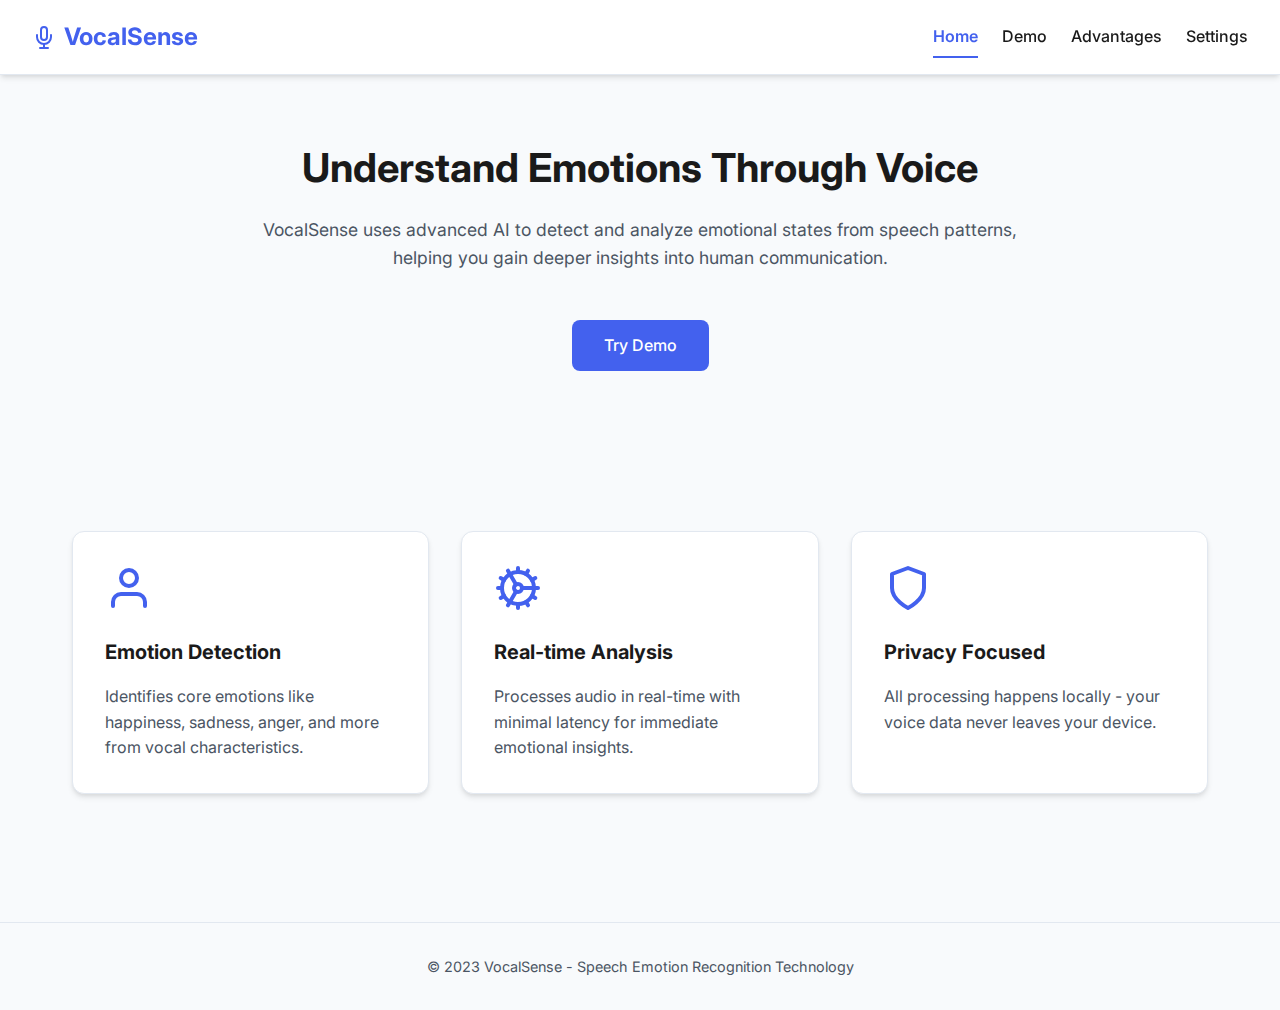
<file: frontend/index.html>
<!DOCTYPE html>
<html lang="en">
<head>
  <meta charset="UTF-8">
  <meta name="viewport" content="width=device-width, initial-scale=1.0">
  <title>VocalSense - Speech Emotion Recognition</title>
  <link rel="preconnect" href="https://fonts.googleapis.com">
  <link rel="preconnect" href="https://fonts.gstatic.com" crossorigin>
  <link href="https://fonts.googleapis.com/css2?family=Inter:wght@300;400;500;600;700&display=swap" rel="stylesheet">
  <link rel="stylesheet" href="styles.css">
</head>
<body>
  <!-- Navigation -->
  <nav>
    <div class="logo">
      <svg class="logo-icon" xmlns="http://www.w3.org/2000/svg" viewBox="0 0 24 24" fill="none" stroke="currentColor" stroke-width="2" stroke-linecap="round" stroke-linejoin="round">
        <path d="M12 2a3 3 0 0 0-3 3v7a3 3 0 0 0 6 0V5a3 3 0 0 0-3-3z"></path>
        <path d="M19 10v2a7 7 0 0 1-14 0v-2"></path>
        <line x1="12" y1="19" x2="12" y2="23"></line>
        <line x1="8" y1="23" x2="16" y2="23"></line>
      </svg>
      <span>VocalSense</span>
    </div>
    <div class="hamburger" id="hamburger">
      <svg xmlns="http://www.w3.org/2000/svg" width="24" height="24" viewBox="0 0 24 24" fill="none" stroke="currentColor" stroke-width="2" stroke-linecap="round" stroke-linejoin="round">
        <line x1="3" y1="12" x2="21" y2="12"></line>
        <line x1="3" y1="6" x2="21" y2="6"></line>
        <line x1="3" y1="18" x2="21" y2="18"></line>
      </svg>
    </div>
    <div class="nav-links" id="navLinks">
      <a href="#" class="nav-link active" data-page="home">Home</a>
      <a href="#" class="nav-link" data-page="demo">Demo</a>
      <a href="#" class="nav-link" data-page="advantages">Advantages</a>
      <a href="#" class="nav-link" data-page="settings">Settings</a>
    </div>
  </nav>

  <!-- Main Content -->
  <main>
    <!-- Home Page -->
    <div class="page active" id="home-page">
      <section class="hero">
        <h1>Understand Emotions Through Voice</h1>
        <p>VocalSense uses advanced AI to detect and analyze emotional states from speech patterns, helping you gain deeper insights into human communication.</p>
        <a href="#" class="cta-button" data-page="demo">Try Demo</a>
      </section>

      <section class="container">
        <div class="features">
          <div class="feature-card">
            <svg class="feature-icon" xmlns="http://www.w3.org/2000/svg" viewBox="0 0 24 24" fill="none" stroke="currentColor" stroke-width="2" stroke-linecap="round" stroke-linejoin="round">
              <path d="M20 21v-2a4 4 0 0 0-4-4H8a4 4 0 0 0-4 4v2"></path>
              <circle cx="12" cy="7" r="4"></circle>
            </svg>
            <h3>Emotion Detection</h3>
            <p>Identifies core emotions like happiness, sadness, anger, and more from vocal characteristics.</p>
          </div>

          <div class="feature-card">
            <svg class="feature-icon" xmlns="http://www.w3.org/2000/svg" viewBox="0 0 24 24" fill="none" stroke="currentColor" stroke-width="2" stroke-linecap="round" stroke-linejoin="round">
              <path d="M12 20a8 8 0 1 0 0-16 8 8 0 0 0 0 16z"></path>
              <path d="M12 14a2 2 0 1 0 0-4 2 2 0 0 0 0 4z"></path>
              <path d="M12 2v2"></path>
              <path d="M12 22v-2"></path>
              <path d="m17 20.66-1-1.73"></path>
              <path d="M11 10.27 7 3.34"></path>
              <path d="m20.66 17-1.73-1"></path>
              <path d="m3.34 7 1.73 1"></path>
              <path d="M14 12h8"></path>
              <path d="M2 12h2"></path>
              <path d="m20.66 7-1.73 1"></path>
              <path d="m3.34 17 1.73-1"></path>
              <path d="m17 3.34-1 1.73"></path>
              <path d="m11 13.73-4 6.93"></path>
            </svg>
            <h3>Real-time Analysis</h3>
            <p>Processes audio in real-time with minimal latency for immediate emotional insights.</p>
          </div>

          <div class="feature-card">
            <svg class="feature-icon" xmlns="http://www.w3.org/2000/svg" viewBox="0 0 24 24" fill="none" stroke="currentColor" stroke-width="2" stroke-linecap="round" stroke-linejoin="round">
              <path d="M12 22s8-4 8-10V5l-8-3-8 3v7c0 6 8 10 8 10z"></path>
            </svg>
            <h3>Privacy Focused</h3>
            <p>All processing happens locally - your voice data never leaves your device.</p>
          </div>
        </div>
      </section>
    </div>

    <!-- Demo Page -->
    <div class="page" id="demo-page">
      <div class="container">
        <div class="demo-container">
          <div class="demo-title">
            <h2>Speech Emotion Recognition Demo</h2>
            <p>Upload a WAV audio file to analyze the emotional tone</p>
          </div>
          
          <div class="file-input-wrapper">
            <label for="audioFile" class="file-input-label">
              <svg xmlns="http://www.w3.org/2000/svg" width="24" height="24" viewBox="0 0 24 24" fill="none" stroke="currentColor" stroke-width="2" stroke-linecap="round" stroke-linejoin="round">
                <path d="M21 15v4a2 2 0 0 1-2 2H5a2 2 0 0 1-2-2v-4"></path>
                <polyline points="17 8 12 3 7 8"></polyline>
                <line x1="12" y1="3" x2="12" y2="15"></line>
              </svg>
              <span>Click to select audio file</span>
              <div id="filename" class="filename"></div>
            </label>
            <input type="file" id="audioFile" accept=".wav">
          </div>
          
          <button type="button" id="predictButton" class="analyze-button" disabled>Analyze Emotion</button>
          
          <div class="result-container">
            <h2 id="result">Select a file to begin analysis</h2>
          </div>
        </div>
      </div>
    </div>

    <!-- Advantages Page -->
    <div class="page" id="advantages-page">
      <div class="container">
        <div class="advantages">
          <h2 class="demo-title">Why Choose VocalSense?</h2>
          
          <div class="advantage-card">
            <h3>Enhanced Communication</h3>
            <p>Understand the emotional context behind words to improve customer service, therapy sessions, and interpersonal communication.</p>
          </div>
          
          <div class="advantage-card">
            <h3>Mental Health Insights</h3>
            <p>Track emotional patterns over time to identify potential mental health concerns or monitor treatment progress.</p>
          </div>
          
          <div class="advantage-card">
            <h3>Market Research</h3>
            <p>Gather authentic emotional responses to products, ads, or services without relying solely on self-reported data.</p>
          </div>
          
          <div class="advantage-card">
            <h3>Accessibility</h3>
            <p>Help individuals with autism or emotional recognition difficulties better understand social interactions.</p>
          </div>
        </div>
      </div>
    </div>

    <!-- Settings Page -->
    <div class="page" id="settings-page">
      <div class="container">
        <div class="settings-container">
          <h2 class="demo-title">Settings</h2>
          
          <div class="setting-item">
            <div class="setting-info">
              <h3>Dark Mode</h3>
              <p>Switch between light and dark color schemes</p>
            </div>
            <label class="toggle-switch">
              <input type="checkbox" id="darkModeToggle">
              <span class="slider"></span>
            </label>
          </div>
          
          <div class="setting-item">
            <div class="setting-info">
              <h3>Audio Quality</h3>
              <p>Balance between processing speed and accuracy</p>
            </div>
            <select id="audioQuality" class="select-input">
              <option value="low">Low (Faster)</option>
              <option value="medium" selected>Medium (Balanced)</option>
              <option value="high">High (More Accurate)</option>
            </select>
          </div>
          
          <div class="setting-item">
            <div class="setting-info">
              <h3>Language Support</h3>
              <p>Select preferred language for analysis</p>
            </div>
            <select id="languageSelect" class="select-input">
              <option value="en" selected>English</option>
              <option value="es">Spanish</option>
              <option value="fr">French</option>
              <option value="de">German</option>
              <option value="zh">Chinese</option>
            </select>
          </div>
        </div>
      </div>
    </div>
  </main>

  <!-- Footer -->
  <footer>
    <p>© 2023 VocalSense - Speech Emotion Recognition Technology</p>
  </footer>

  <script src="script.js"></script>
</body>
</html>
</file>
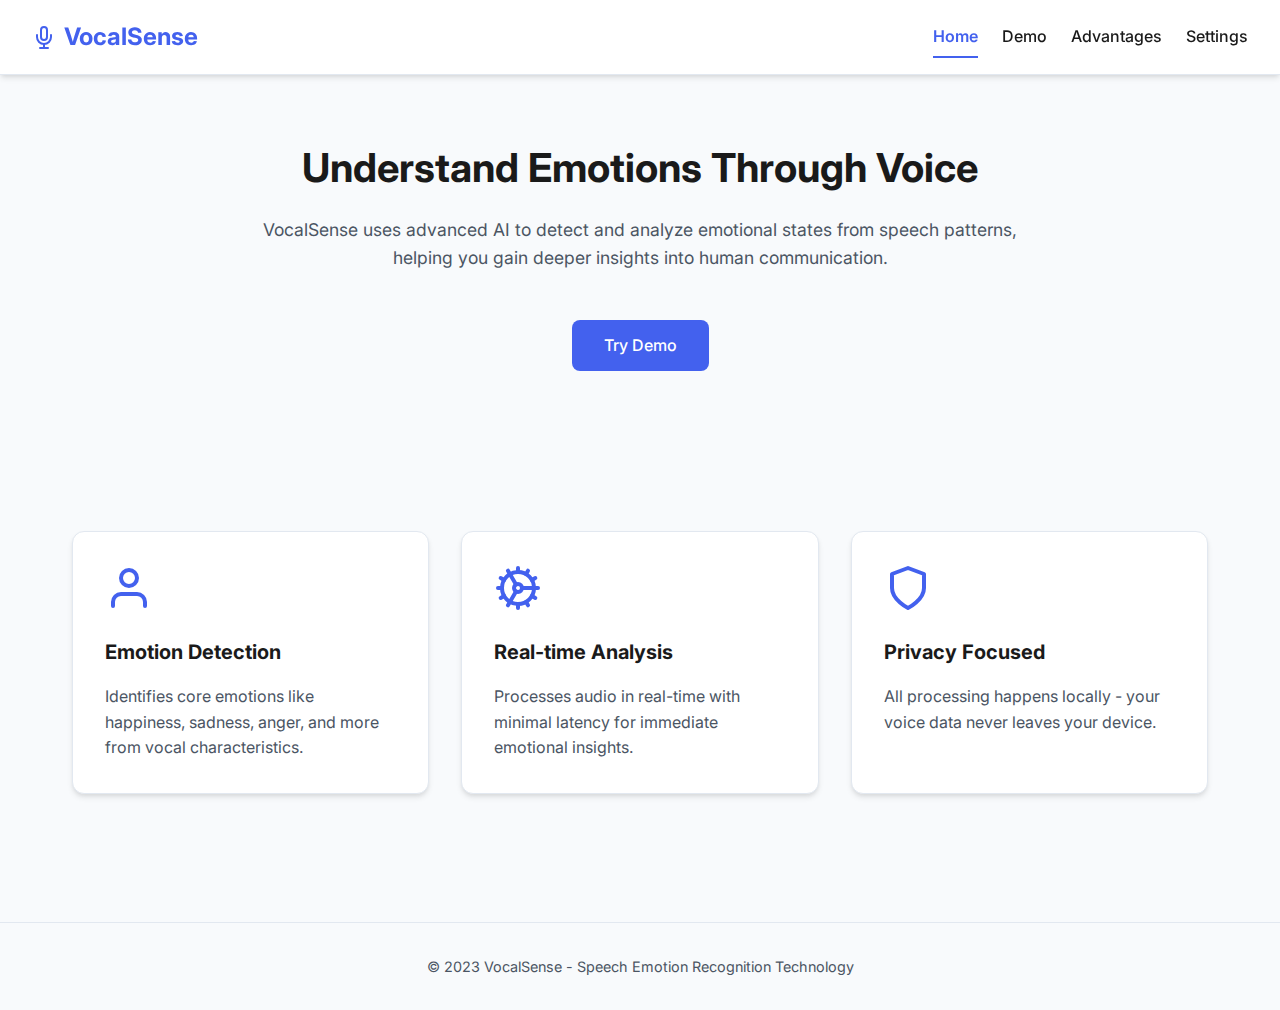
<file: frontend/index1.html>
<!DOCTYPE html>
<html lang="en">
<head>
  <meta charset="UTF-8">
  <meta name="viewport" content="width=device-width, initial-scale=1.0">
  <title>VocalSense - Speech Emotion Recognition</title>
  <link rel="preconnect" href="https://fonts.googleapis.com">
  <link rel="preconnect" href="https://fonts.gstatic.com" crossorigin>
  <link href="https://fonts.googleapis.com/css2?family=Inter:wght@300;400;500;600;700&display=swap" rel="stylesheet">
  <style>
    :root {
      --primary: #4361ee;
      --primary-hover: #3a56d4;
      --text: #1a1a1a;
      --text-light: #4b5563;
      --bg: #f8fafc;
      --card: #ffffff;
      --border: #e2e8f0;
      --nav-bg: rgba(255,255,255,0.9);
      --shadow: 0 4px 6px -1px rgba(0, 0, 0, 0.1), 0 2px 4px -1px rgba(0, 0, 0, 0.06);
    }

    [data-theme="dark"] {
      --primary: #60a5fa;
      --primary-hover: #3b82f6;
      --text: #f3f4f6;
      --text-light: #9ca3af;
      --bg: #111827;
      --card: #1f2937;
      --border: #374151;
      --nav-bg: rgba(31, 41, 55, 0.9);
      --shadow: 0 4px 6px -1px rgba(0, 0, 0, 0.25), 0 2px 4px -1px rgba(0, 0, 0, 0.15);
    }

    * {
      margin: 0;
      padding: 0;
      box-sizing: border-box;
    }

    body {
      font-family: 'Inter', sans-serif;
      background-color: var(--bg);
      color: var(--text);
      line-height: 1.6;
      transition: background-color 0.3s, color 0.3s;
    }

    .container {
      max-width: 1200px;
      margin: 0 auto;
      padding: 2rem;
    }
    /* Loading animation */
.loading-wave {
  width: 100px;
  height: 50px;
  display: flex;
  justify-content: center;
  align-items: flex-end;
  margin: 0 auto;
}

.loading-bar {
  width: 10px;
  height: 5px;
  margin: 0 3px;
  background-color: var(--primary);
  border-radius: 5px;
  animation: loading-wave-animation 1s ease-in-out infinite;
}

.loading-bar:nth-child(2) {
  animation-delay: 0.1s;
}

.loading-bar:nth-child(3) {
  animation-delay: 0.2s;
}

.loading-bar:nth-child(4) {
  animation-delay: 0.3s;
}

@keyframes loading-wave-animation {
  0% {
    height: 5px;
  }
  50% {
    height: 30px;
  }
  100% {
    height: 5px;
  }
}

/* Result animation */
@keyframes fadeInScale {
  0% {
    opacity: 0;
    transform: scale(0.95);
  }
  100% {
    opacity: 1;
    transform: scale(1);
  }
}

.result-animation {
  animation: fadeInScale 0.5s ease-out;
}
    /* Navigation */
    nav {
      position: fixed;
      top: 0;
      left: 0;
      right: 0;
      background-color: var(--nav-bg);
      backdrop-filter: blur(8px);
      padding: 1rem 2rem;
      display: flex;
      justify-content: space-between;
      align-items: center;
      z-index: 1000;
      box-shadow: var(--shadow);
      border-bottom: 1px solid var(--border);
    }

    .logo {
      font-size: 1.5rem;
      font-weight: 700;
      color: var(--primary);
      display: flex;
      align-items: center;
      gap: 0.5rem;
    }

    .logo-icon {
      width: 24px;
      height: 24px;
    }

    .nav-links {
      display: flex;
      gap: 1.5rem;
    }

    .nav-links a {
      text-decoration: none;
      color: var(--text);
      font-weight: 500;
      transition: color 0.2s;
      padding: 0.5rem 0;
      position: relative;
    }

    .nav-links a:hover {
      color: var(--primary);
    }

    .nav-links a.active {
      color: var(--primary);
      font-weight: 600;
    }

    .nav-links a.active::after {
      content: '';
      position: absolute;
      bottom: 0;
      left: 0;
      width: 100%;
      height: 2px;
      background-color: var(--primary);
    }

    .hamburger {
      display: none;
      cursor: pointer;
    }

    /* Main content */
    main {
      margin-top: 80px;
      min-height: calc(100vh - 160px);
    }

    /* Page sections */
    .page {
      display: none;
      animation: fadeIn 0.5s ease;
    }

    .page.active {
      display: block;
    }

    @keyframes fadeIn {
      from { opacity: 0; transform: translateY(10px); }
      to { opacity: 1; transform: translateY(0); }
    }

    /* Home page */
    .hero {
      text-align: center;
      padding: 4rem 0;
      max-width: 800px;
      margin: 0 auto;
    }

    .hero h1 {
      font-size: 2.5rem;
      margin-bottom: 1.5rem;
      font-weight: 700;
      line-height: 1.2;
    }

    .hero p {
      font-size: 1.1rem;
      color: var(--text-light);
      margin-bottom: 2rem;
    }

    .cta-button {
      display: inline-block;
      background-color: var(--primary);
      color: white;
      padding: 0.8rem 2rem;
      border-radius: 8px;
      text-decoration: none;
      font-weight: 500;
      transition: all 0.2s;
      margin-top: 1rem;
    }

    .cta-button:hover {
      background-color: var(--primary-hover);
      transform: translateY(-2px);
      box-shadow: 0 10px 15px -3px rgba(0, 0, 0, 0.1);
    }

    .features {
      display: grid;
      grid-template-columns: repeat(auto-fit, minmax(300px, 1fr));
      gap: 2rem;
      margin: 4rem 0;
    }

    .feature-card {
      background-color: var(--card);
      border-radius: 12px;
      padding: 2rem;
      box-shadow: var(--shadow);
      border: 1px solid var(--border);
      transition: transform 0.3s;
    }

    .feature-card:hover {
      transform: translateY(-5px);
    }

    .feature-icon {
      width: 48px;
      height: 48px;
      margin-bottom: 1rem;
      color: var(--primary);
    }

    .feature-card h3 {
      font-size: 1.25rem;
      margin-bottom: 1rem;
    }

    .feature-card p {
      color: var(--text-light);
    }

    /* Demo page */
    .demo-container {
      max-width: 600px;
      margin: 0 auto;
      padding: 2rem;
      background-color: var(--card);
      border-radius: 12px;
      box-shadow: var(--shadow);
      border: 1px solid var(--border);
    }

    .demo-title {
      text-align: center;
      margin-bottom: 2rem;
    }

    .file-input-wrapper {
      margin: 2rem 0;
    }

    .file-input-label {
      display: block;
      padding: 1.5rem;
      border: 2px dashed var(--border);
      border-radius: 8px;
      text-align: center;
      cursor: pointer;
      transition: all 0.2s;
    }

    .file-input-label:hover {
      border-color: var(--primary);
      background-color: rgba(67, 97, 238, 0.05);
    }

    .file-input-label span {
      display: block;
      margin-top: 0.5rem;
      font-size: 0.9rem;
      color: var(--text-light);
    }

    #audioFile {
      display: none;
    }

    .analyze-button {
      background-color: var(--primary);
      color: white;
      border: none;
      padding: 0.8rem 1.8rem;
      border-radius: 8px;
      font-size: 1rem;
      font-weight: 500;
      cursor: pointer;
      transition: all 0.2s;
      width: 100%;
      margin-top: 1rem;
    }

    .analyze-button:hover {
      background-color: var(--primary-hover);
      transform: translateY(-1px);
    }

    .analyze-button:disabled {
      background-color: var(--border);
      cursor: not-allowed;
      transform: none;
    }

    .result-container {
      margin-top: 2rem;
      padding: 1.5rem;
      border-radius: 8px;
      background-color: var(--bg);
      min-height: 60px;
      display: flex;
      align-items: center;
      justify-content: center;
    }

    #result {
      font-size: 1.2rem;
      font-weight: 500;
      text-align: center;
    }

    .filename {
      margin-top: 1rem;
      font-size: 0.9rem;
      color: var(--text-light);
    }

    /* Advantages page */
    .advantages {
      max-width: 800px;
      margin: 0 auto;
    }

    .advantage-card {
      background-color: var(--card);
      border-radius: 12px;
      padding: 2rem;
      margin-bottom: 1.5rem;
      box-shadow: var(--shadow);
      border: 1px solid var(--border);
    }

    .advantage-card h3 {
      font-size: 1.25rem;
      margin-bottom: 1rem;
      color: var(--primary);
    }

    .advantage-card p {
      color: var(--text-light);
    }

    /* Settings page */
    .settings-container {
      max-width: 600px;
      margin: 0 auto;
      background-color: var(--card);
      border-radius: 12px;
      padding: 2rem;
      box-shadow: var(--shadow);
      border: 1px solid var(--border);
    }

    .setting-item {
      display: flex;
      justify-content: space-between;
      align-items: center;
      padding: 1.5rem 0;
      border-bottom: 1px solid var(--border);
    }

    .setting-item:last-child {
      border-bottom: none;
    }

    .setting-info h3 {
      font-size: 1.1rem;
      margin-bottom: 0.25rem;
    }

    .setting-info p {
      color: var(--text-light);
      font-size: 0.9rem;
    }

    .toggle-switch {
      position: relative;
      display: inline-block;
      width: 50px;
      height: 24px;
    }

    .toggle-switch input {
      opacity: 0;
      width: 0;
      height: 0;
    }

    .slider {
      position: absolute;
      cursor: pointer;
      top: 0;
      left: 0;
      right: 0;
      bottom: 0;
      background-color: #ccc;
      transition: .4s;
      border-radius: 24px;
    }

    .slider:before {
      position: absolute;
      content: "";
      height: 16px;
      width: 16px;
      left: 4px;
      bottom: 4px;
      background-color: white;
      transition: .4s;
      border-radius: 50%;
    }

    input:checked + .slider {
      background-color: var(--primary);
    }

    input:checked + .slider:before {
      transform: translateX(26px);
    }

    /* Footer */
    footer {
      text-align: center;
      padding: 2rem;
      color: var(--text-light);
      font-size: 0.9rem;
      margin-top: 2rem;
      border-top: 1px solid var(--border);
    }

    /* Responsive */
    @media (max-width: 768px) {
      .nav-links {
        position: fixed;
        top: 70px;
        left: 0;
        right: 0;
        background-color: var(--nav-bg);
        flex-direction: column;
        align-items: center;
        padding: 1rem 0;
        gap: 0;
        box-shadow: var(--shadow);
        transform: translateY(-150%);
        transition: transform 0.3s ease;
        z-index: 999;
      }

      .nav-links.active {
        transform: translateY(0);
      }

      .nav-links a {
        padding: 1rem;
        width: 100%;
        text-align: center;
      }

      .hamburger {
        display: block;
      }

      .hero h1 {
        font-size: 2rem;
      }
    }
  </style>
</head>
<body>
  <!-- Navigation -->
  <nav>
    <div class="logo">
      <svg class="logo-icon" xmlns="http://www.w3.org/2000/svg" viewBox="0 0 24 24" fill="none" stroke="currentColor" stroke-width="2" stroke-linecap="round" stroke-linejoin="round">
        <path d="M12 2a3 3 0 0 0-3 3v7a3 3 0 0 0 6 0V5a3 3 0 0 0-3-3z"></path>
        <path d="M19 10v2a7 7 0 0 1-14 0v-2"></path>
        <line x1="12" y1="19" x2="12" y2="23"></line>
        <line x1="8" y1="23" x2="16" y2="23"></line>
      </svg>
      <span>VocalSense</span>
    </div>
    <div class="hamburger" id="hamburger">
      <svg xmlns="http://www.w3.org/2000/svg" width="24" height="24" viewBox="0 0 24 24" fill="none" stroke="currentColor" stroke-width="2" stroke-linecap="round" stroke-linejoin="round">
        <line x1="3" y1="12" x2="21" y2="12"></line>
        <line x1="3" y1="6" x2="21" y2="6"></line>
        <line x1="3" y1="18" x2="21" y2="18"></line>
      </svg>
    </div>
    <div class="nav-links" id="navLinks">
      <a href="#" class="nav-link active" data-page="home">Home</a>
      <a href="#" class="nav-link" data-page="demo">Demo</a>
      <a href="#" class="nav-link" data-page="advantages">Advantages</a>
      <a href="#" class="nav-link" data-page="settings">Settings</a>
    </div>
  </nav>

  <!-- Main Content -->
  <main>
    <!-- Home Page -->
    <div class="page active" id="home-page">
      <section class="hero">
        <h1>Understand Emotions Through Voice</h1>
        <p>VocalSense uses advanced AI to detect and analyze emotional states from speech patterns, helping you gain deeper insights into human communication.</p>
        <a href="#" class="cta-button" data-page="demo">Try Demo</a>
      </section>

      <section class="container">
        <div class="features">
          <div class="feature-card">
            <svg class="feature-icon" xmlns="http://www.w3.org/2000/svg" viewBox="0 0 24 24" fill="none" stroke="currentColor" stroke-width="2" stroke-linecap="round" stroke-linejoin="round">
              <path d="M20 21v-2a4 4 0 0 0-4-4H8a4 4 0 0 0-4 4v2"></path>
              <circle cx="12" cy="7" r="4"></circle>
            </svg>
            <h3>Emotion Detection</h3>
            <p>Identifies core emotions like happiness, sadness, anger, and more from vocal characteristics.</p>
          </div>

          <div class="feature-card">
            <svg class="feature-icon" xmlns="http://www.w3.org/2000/svg" viewBox="0 0 24 24" fill="none" stroke="currentColor" stroke-width="2" stroke-linecap="round" stroke-linejoin="round">
              <path d="M12 20a8 8 0 1 0 0-16 8 8 0 0 0 0 16z"></path>
              <path d="M12 14a2 2 0 1 0 0-4 2 2 0 0 0 0 4z"></path>
              <path d="M12 2v2"></path>
              <path d="M12 22v-2"></path>
              <path d="m17 20.66-1-1.73"></path>
              <path d="M11 10.27 7 3.34"></path>
              <path d="m20.66 17-1.73-1"></path>
              <path d="m3.34 7 1.73 1"></path>
              <path d="M14 12h8"></path>
              <path d="M2 12h2"></path>
              <path d="m20.66 7-1.73 1"></path>
              <path d="m3.34 17 1.73-1"></path>
              <path d="m17 3.34-1 1.73"></path>
              <path d="m11 13.73-4 6.93"></path>
            </svg>
            <h3>Real-time Analysis</h3>
            <p>Processes audio in real-time with minimal latency for immediate emotional insights.</p>
          </div>

          <div class="feature-card">
            <svg class="feature-icon" xmlns="http://www.w3.org/2000/svg" viewBox="0 0 24 24" fill="none" stroke="currentColor" stroke-width="2" stroke-linecap="round" stroke-linejoin="round">
              <path d="M12 22s8-4 8-10V5l-8-3-8 3v7c0 6 8 10 8 10z"></path>
            </svg>
            <h3>Privacy Focused</h3>
            <p>All processing happens locally - your voice data never leaves your device.</p>
          </div>
        </div>
      </section>
    </div>

    <!-- Demo Page -->
    <div class="page" id="demo-page">
      <div class="container">
        <div class="demo-container">
          <div class="demo-title">
            <h2>Speech Emotion Recognition Demo</h2>
            <p>Upload a WAV audio file to analyze the emotional tone</p>
          </div>
          
          <div class="file-input-wrapper">
            <label for="audioFile" class="file-input-label">
              <svg xmlns="http://www.w3.org/2000/svg" width="24" height="24" viewBox="0 0 24 24" fill="none" stroke="currentColor" stroke-width="2" stroke-linecap="round" stroke-linejoin="round">
                <path d="M21 15v4a2 2 0 0 1-2 2H5a2 2 0 0 1-2-2v-4"></path>
                <polyline points="17 8 12 3 7 8"></polyline>
                <line x1="12" y1="3" x2="12" y2="15"></line>
              </svg>
              <span>Click to select audio file</span>
              <div id="filename" class="filename"></div>
            </label>
            <input type="file" id="audioFile" accept=".wav">
          </div>
          
          <button type="button" id="predictButton" class="analyze-button" onclick="uploadAndPredict()" disabled>Analyze Emotion</button>
          
          <div class="result-container">
            <h2 id="result">Select a file to begin analysis</h2>
          </div>
        </div>
      </div>
    </div>

    <!-- Advantages Page -->
    <div class="page" id="advantages-page">
      <div class="container">
        <div class="advantages">
          <h2 class="demo-title">Why Choose VocalSense?</h2>
          
          <div class="advantage-card">
            <h3>Enhanced Communication</h3>
            <p>Understand the emotional context behind words to improve customer service, therapy sessions, and interpersonal communication.</p>
          </div>
          
          <div class="advantage-card">
            <h3>Mental Health Insights</h3>
            <p>Track emotional patterns over time to identify potential mental health concerns or monitor treatment progress.</p>
          </div>
          
          <div class="advantage-card">
            <h3>Market Research</h3>
            <p>Gather authentic emotional responses to products, ads, or services without relying solely on self-reported data.</p>
          </div>
          
          <div class="advantage-card">
            <h3>Accessibility</h3>
            <p>Help individuals with autism or emotional recognition difficulties better understand social interactions.</p>
          </div>
        </div>
      </div>
    </div>

    <!-- Settings Page -->
    <div class="page" id="settings-page">
      <div class="container">
        <div class="settings-container">
          <h2 class="demo-title">Settings</h2>
          
          <div class="setting-item">
            <div class="setting-info">
              <h3>Dark Mode</h3>
              <p>Switch between light and dark color schemes</p>
            </div>
            <label class="toggle-switch">
              <input type="checkbox" id="darkModeToggle">
              <span class="slider"></span>
            </label>
          </div>
          
          <div class="setting-item">
            <div class="setting-info">
              <h3>Audio Quality</h3>
              <p>Balance between processing speed and accuracy</p>
            </div>
            <select id="audioQuality" class="select-input">
              <option value="low">Low (Faster)</option>
              <option value="medium" selected>Medium (Balanced)</option>
              <option value="high">High (More Accurate)</option>
            </select>
          </div>
          
          <div class="setting-item">
            <div class="setting-info">
              <h3>Language Support</h3>
              <p>Select preferred language for analysis</p>
            </div>
            <select id="languageSelect" class="select-input">
              <option value="en" selected>English</option>
              <option value="es">Spanish</option>
              <option value="fr">French</option>
              <option value="de">German</option>
              <option value="zh">Chinese</option>
            </select>
          </div>
        </div>
      </div>
    </div>
  </main>

  <!-- Footer -->
  <footer>
    <p>© 2023 VocalSense - Speech Emotion Recognition Technology</p>
  </footer>

  <script>
    // Navigation functionality
    const navLinks = document.getElementById('navLinks');
    const hamburger = document.getElementById('hamburger');
    const pages = document.querySelectorAll('.page');
    const navItems = document.querySelectorAll('.nav-link');

    hamburger.addEventListener('click', () => {
      navLinks.classList.toggle('active');
    });

    navItems.forEach(item => {
      item.addEventListener('click', (e) => {
        e.preventDefault();
        const pageId = item.getAttribute('data-page');
        
        // Hide all pages
        pages.forEach(page => {
          page.classList.remove('active');
        });
        
        // Show selected page
        document.getElementById(`${pageId}-page`).classList.add('active');
        
        // Update active nav item
        navItems.forEach(navItem => {
          navItem.classList.remove('active');
        });
        item.classList.add('active');
        
        // Close mobile menu if open
        navLinks.classList.remove('active');
      });
    });

    // Demo page functionality
    const fileInput = document.getElementById('audioFile');
    const predictButton = document.getElementById('predictButton');
    const filenameDisplay = document.getElementById('filename');
    
    fileInput.addEventListener('change', (e) => {
      if (e.target.files.length > 0) {
        predictButton.disabled = false;
        filenameDisplay.textContent = `Selected: ${e.target.files[0].name}`;
      } else {
        predictButton.disabled = true;
        filenameDisplay.textContent = '';
      }
    });
    
    async function uploadAndPredict() {
  const file = fileInput.files[0];
  if (!file) return;
  
  predictButton.disabled = true;
  predictButton.textContent = 'Analyzing...';
  
  // Show loading animation
  const resultContainer = document.querySelector('.result-container');
  resultContainer.innerHTML = `
    <div class="loading-wave">
      <div class="loading-bar"></div>
      <div class="loading-bar"></div>
      <div class="loading-bar"></div>
      <div class="loading-bar"></div>
    </div>
    <p style="text-align: center; margin-top: 1rem;">Analyzing voice patterns...</p>
  `;

  const formData = new FormData();
  formData.append("file", file);

  // Record start time for minimum delay
  const startTime = Date.now();
  const minimumDelay = 2000; // 2 seconds minimum delay

  try {
    const response = await fetch("http://127.0.0.1:5000/predict", {
      method: "POST",
      body: formData
    });

    // Calculate remaining time to fulfill minimum delay
    const elapsedTime = Date.now() - startTime;
    const remainingDelay = Math.max(0, minimumDelay - elapsedTime);

    // Wait for remaining delay time if needed
    if (remainingDelay > 0) {
      await new Promise(resolve => setTimeout(resolve, remainingDelay));
    }

    const result = await response.json();
    if (result.prediction) {
      resultContainer.innerHTML = `
        <h2 id="result" class="result-animation">
           
          Detected emotion: <strong>${result.prediction}</strong>
        </h2>
      `;
    } else {
      resultContainer.innerHTML = `
        <h2 id="result" class="result-animation">
          Error: ${result.error || "Unknown error occurred"}
        </h2>
      `;
    }
  } catch (error) {
    console.error(error);
    resultContainer.innerHTML = `
      <h2 id="result" class="result-animation">
        Network error: Please try again
      </h2>
    `;
  } finally {
    predictButton.disabled = false;
    predictButton.textContent = 'Analyze Emotion';
  }
}

    // Dark mode toggle
    const darkModeToggle = document.getElementById('darkModeToggle');
    const prefersDarkScheme = window.matchMedia('(prefers-color-scheme: dark)');

    // Check for saved theme preference or use system preference
    if (localStorage.getItem('theme') === 'dark' || (!localStorage.getItem('theme') && prefersDarkScheme.matches)) {
      document.documentElement.setAttribute('data-theme', 'dark');
      darkModeToggle.checked = true;
    }

    darkModeToggle.addEventListener('change', () => {
      if (darkModeToggle.checked) {
        document.documentElement.setAttribute('data-theme', 'dark');
        localStorage.setItem('theme', 'dark');
      } else {
        document.documentElement.setAttribute('data-theme', 'light');
        localStorage.setItem('theme', 'light');
      }
    });

    // Settings page functionality
    const audioQualitySelect = document.getElementById('audioQuality');
    const languageSelect = document.getElementById('languageSelect');

    // Load saved settings
    if (localStorage.getItem('audioQuality')) {
      audioQualitySelect.value = localStorage.getItem('audioQuality');
    }

    if (localStorage.getItem('language')) {
      languageSelect.value = localStorage.getItem('language');
    }

    // Save settings when changed
    audioQualitySelect.addEventListener('change', () => {
      localStorage.setItem('audioQuality', audioQualitySelect.value);
    });

    languageSelect.addEventListener('change', () => {
      localStorage.setItem('language', languageSelect.value);
    });
  </script>
</body>
</html>
</file>
<file: frontend/styles.css>
:root {
    --primary: #4361ee;
    --primary-hover: #3a56d4;
    --text: #1a1a1a;
    --text-light: #4b5563;
    --bg: #f8fafc;
    --card: #ffffff;
    --border: #e2e8f0;
    --nav-bg: rgba(255,255,255,0.9);
    --shadow: 0 4px 6px -1px rgba(0, 0, 0, 0.1), 0 2px 4px -1px rgba(0, 0, 0, 0.06);
  }
  
  [data-theme="dark"] {
    --primary: #60a5fa;
    --primary-hover: #3b82f6;
    --text: #f3f4f6;
    --text-light: #9ca3af;
    --bg: #111827;
    --card: #1f2937;
    --border: #374151;
    --nav-bg: rgba(31, 41, 55, 0.9);
    --shadow: 0 4px 6px -1px rgba(0, 0, 0, 0.25), 0 2px 4px -1px rgba(0, 0, 0, 0.15);
  }
  
  * {
    margin: 0;
    padding: 0;
    box-sizing: border-box;
  }
  
  body {
    font-family: 'Inter', sans-serif;
    background-color: var(--bg);
    color: var(--text);
    line-height: 1.6;
    transition: background-color 0.3s, color 0.3s;
  }
  
  .container {
    max-width: 1200px;
    margin: 0 auto;
    padding: 2rem;
  }
  
  /* Loading animation */
  .loading-wave {
    width: 100px;
    height: 50px;
    display: flex;
    justify-content: center;
    align-items: flex-end;
    margin: 0 auto;
  }
  
  .loading-bar {
    width: 10px;
    height: 5px;
    margin: 0 3px;
    background-color: var(--primary);
    border-radius: 5px;
    animation: loading-wave-animation 1s ease-in-out infinite;
  }
  
  .loading-bar:nth-child(2) {
    animation-delay: 0.1s;
  }
  
  .loading-bar:nth-child(3) {
    animation-delay: 0.2s;
  }
  
  .loading-bar:nth-child(4) {
    animation-delay: 0.3s;
  }
  
  @keyframes loading-wave-animation {
    0% {
      height: 5px;
    }
    50% {
      height: 30px;
    }
    100% {
      height: 5px;
    }
  }
  
  /* Result animation */
  @keyframes fadeInScale {
    0% {
      opacity: 0;
      transform: scale(0.95);
    }
    100% {
      opacity: 1;
      transform: scale(1);
    }
  }
  
  .result-animation {
    animation: fadeInScale 0.5s ease-out;
  }
  
  /* Navigation */
  nav {
    position: fixed;
    top: 0;
    left: 0;
    right: 0;
    background-color: var(--nav-bg);
    backdrop-filter: blur(8px);
    padding: 1rem 2rem;
    display: flex;
    justify-content: space-between;
    align-items: center;
    z-index: 1000;
    box-shadow: var(--shadow);
    border-bottom: 1px solid var(--border);
  }
  
  .logo {
    font-size: 1.5rem;
    font-weight: 700;
    color: var(--primary);
    display: flex;
    align-items: center;
    gap: 0.5rem;
  }
  
  .logo-icon {
    width: 24px;
    height: 24px;
  }
  
  .nav-links {
    display: flex;
    gap: 1.5rem;
  }
  
  .nav-links a {
    text-decoration: none;
    color: var(--text);
    font-weight: 500;
    transition: color 0.2s;
    padding: 0.5rem 0;
    position: relative;
  }
  
  .nav-links a:hover {
    color: var(--primary);
  }
  
  .nav-links a.active {
    color: var(--primary);
    font-weight: 600;
  }
  
  .nav-links a.active::after {
    content: '';
    position: absolute;
    bottom: 0;
    left: 0;
    width: 100%;
    height: 2px;
    background-color: var(--primary);
  }
  
  .hamburger {
    display: none;
    cursor: pointer;
  }
  
  /* Main content */
  main {
    margin-top: 80px;
    min-height: calc(100vh - 160px);
  }
  
  /* Page sections */
  .page {
    display: none;
    animation: fadeIn 0.5s ease;
  }
  
  .page.active {
    display: block;
  }
  
  @keyframes fadeIn {
    from { opacity: 0; transform: translateY(10px); }
    to { opacity: 1; transform: translateY(0); }
  }
  
  /* Home page */
  .hero {
    text-align: center;
    padding: 4rem 0;
    max-width: 800px;
    margin: 0 auto;
  }
  
  .hero h1 {
    font-size: 2.5rem;
    margin-bottom: 1.5rem;
    font-weight: 700;
    line-height: 1.2;
  }
  
  .hero p {
    font-size: 1.1rem;
    color: var(--text-light);
    margin-bottom: 2rem;
  }
  
  .cta-button {
    display: inline-block;
    background-color: var(--primary);
    color: white;
    padding: 0.8rem 2rem;
    border-radius: 8px;
    text-decoration: none;
    font-weight: 500;
    transition: all 0.2s;
    margin-top: 1rem;
  }
  
  .cta-button:hover {
    background-color: var(--primary-hover);
    transform: translateY(-2px);
    box-shadow: 0 10px 15px -3px rgba(0, 0, 0, 0.1);
  }
  
  .features {
    display: grid;
    grid-template-columns: repeat(auto-fit, minmax(300px, 1fr));
    gap: 2rem;
    margin: 4rem 0;
  }
  
  .feature-card {
    background-color: var(--card);
    border-radius: 12px;
    padding: 2rem;
    box-shadow: var(--shadow);
    border: 1px solid var(--border);
    transition: transform 0.3s;
  }
  
  .feature-card:hover {
    transform: translateY(-5px);
  }
  
  .feature-icon {
    width: 48px;
    height: 48px;
    margin-bottom: 1rem;
    color: var(--primary);
  }
  
  .feature-card h3 {
    font-size: 1.25rem;
    margin-bottom: 1rem;
  }
  
  .feature-card p {
    color: var(--text-light);
  }
  
  /* Demo page */
  .demo-container {
    max-width: 600px;
    margin: 0 auto;
    padding: 2rem;
    background-color: var(--card);
    border-radius: 12px;
    box-shadow: var(--shadow);
    border: 1px solid var(--border);
  }
  
  .demo-title {
    text-align: center;
    margin-bottom: 2rem;
  }
  
  .file-input-wrapper {
    margin: 2rem 0;
  }
  
  .file-input-label {
    display: block;
    padding: 1.5rem;
    border: 2px dashed var(--border);
    border-radius: 8px;
    text-align: center;
    cursor: pointer;
    transition: all 0.2s;
  }
  
  .file-input-label:hover {
    border-color: var(--primary);
    background-color: rgba(67, 97, 238, 0.05);
  }
  
  .file-input-label span {
    display: block;
    margin-top: 0.5rem;
    font-size: 0.9rem;
    color: var(--text-light);
  }
  
  #audioFile {
    display: none;
  }
  
  .analyze-button {
    background-color: var(--primary);
    color: white;
    border: none;
    padding: 0.8rem 1.8rem;
    border-radius: 8px;
    font-size: 1rem;
    font-weight: 500;
    cursor: pointer;
    transition: all 0.2s;
    width: 100%;
    margin-top: 1rem;
  }
  
  .analyze-button:hover {
    background-color: var(--primary-hover);
    transform: translateY(-1px);
  }
  
  .analyze-button:disabled {
    background-color: var(--border);
    cursor: not-allowed;
    transform: none;
  }
  
  .result-container {
    margin-top: 2rem;
    padding: 1.5rem;
    border-radius: 8px;
    background-color: var(--bg);
    min-height: 60px;
    display: flex;
    align-items: center;
    justify-content: center;
  }
  
  #result {
    font-size: 1.2rem;
    font-weight: 500;
    text-align: center;
  }
  
  .filename {
    margin-top: 1rem;
    font-size: 0.9rem;
    color: var(--text-light);
  }
  
  /* Advantages page */
  .advantages {
    max-width: 800px;
    margin: 0 auto;
  }
  
  .advantage-card {
    background-color: var(--card);
    border-radius: 12px;
    padding: 2rem;
    margin-bottom: 1.5rem;
    box-shadow: var(--shadow);
    border: 1px solid var(--border);
  }
  
  .advantage-card h3 {
    font-size: 1.25rem;
    margin-bottom: 1rem;
    color: var(--primary);
  }
  
  .advantage-card p {
    color: var(--text-light);
  }
  
  /* Settings page */
  .settings-container {
    max-width: 600px;
    margin: 0 auto;
    background-color: var(--card);
    border-radius: 12px;
    padding: 2rem;
    box-shadow: var(--shadow);
    border: 1px solid var(--border);
  }
  
  .setting-item {
    display: flex;
    justify-content: space-between;
    align-items: center;
    padding: 1.5rem 0;
    border-bottom: 1px solid var(--border);
  }
  
  .setting-item:last-child {
    border-bottom: none;
  }
  
  .setting-info h3 {
    font-size: 1.1rem;
    margin-bottom: 0.25rem;
  }
  
  .setting-info p {
    color: var(--text-light);
    font-size: 0.9rem;
  }
  
  .toggle-switch {
    position: relative;
    display: inline-block;
    width: 50px;
    height: 24px;
  }
  
  .toggle-switch input {
    opacity: 0;
    width: 0;
    height: 0;
  }
  
  .slider {
    position: absolute;
    cursor: pointer;
    top: 0;
    left: 0;
    right: 0;
    bottom: 0;
    background-color: #ccc;
    transition: .4s;
    border-radius: 24px;
  }
  
  .slider:before {
    position: absolute;
    content: "";
    height: 16px;
    width: 16px;
    left: 4px;
    bottom: 4px;
    background-color: white;
    transition: .4s;
    border-radius: 50%;
  }
  
  input:checked + .slider {
    background-color: var(--primary);
  }
  
  input:checked + .slider:before {
    transform: translateX(26px);
  }
  
  /* Footer */
  footer {
    text-align: center;
    padding: 2rem;
    color: var(--text-light);
    font-size: 0.9rem;
    margin-top: 2rem;
    border-top: 1px solid var(--border);
  }
  
  /* Responsive */
  @media (max-width: 768px) {
    .nav-links {
      position: fixed;
      top: 70px;
      left: 0;
      right: 0;
      background-color: var(--nav-bg);
      flex-direction: column;
      align-items: center;
      padding: 1rem 0;
      gap: 0;
      box-shadow: var(--shadow);
      transform: translateY(-150%);
      transition: transform 0.3s ease;
      z-index: 999;
    }
  
    .nav-links.active {
      transform: translateY(0);
    }
  
    .nav-links a {
      padding: 1rem;
      width: 100%;
      text-align: center;
    }
  
    .hamburger {
      display: block;
    }
  
    .hero h1 {
      font-size: 2rem;
    }
  }
</file>
